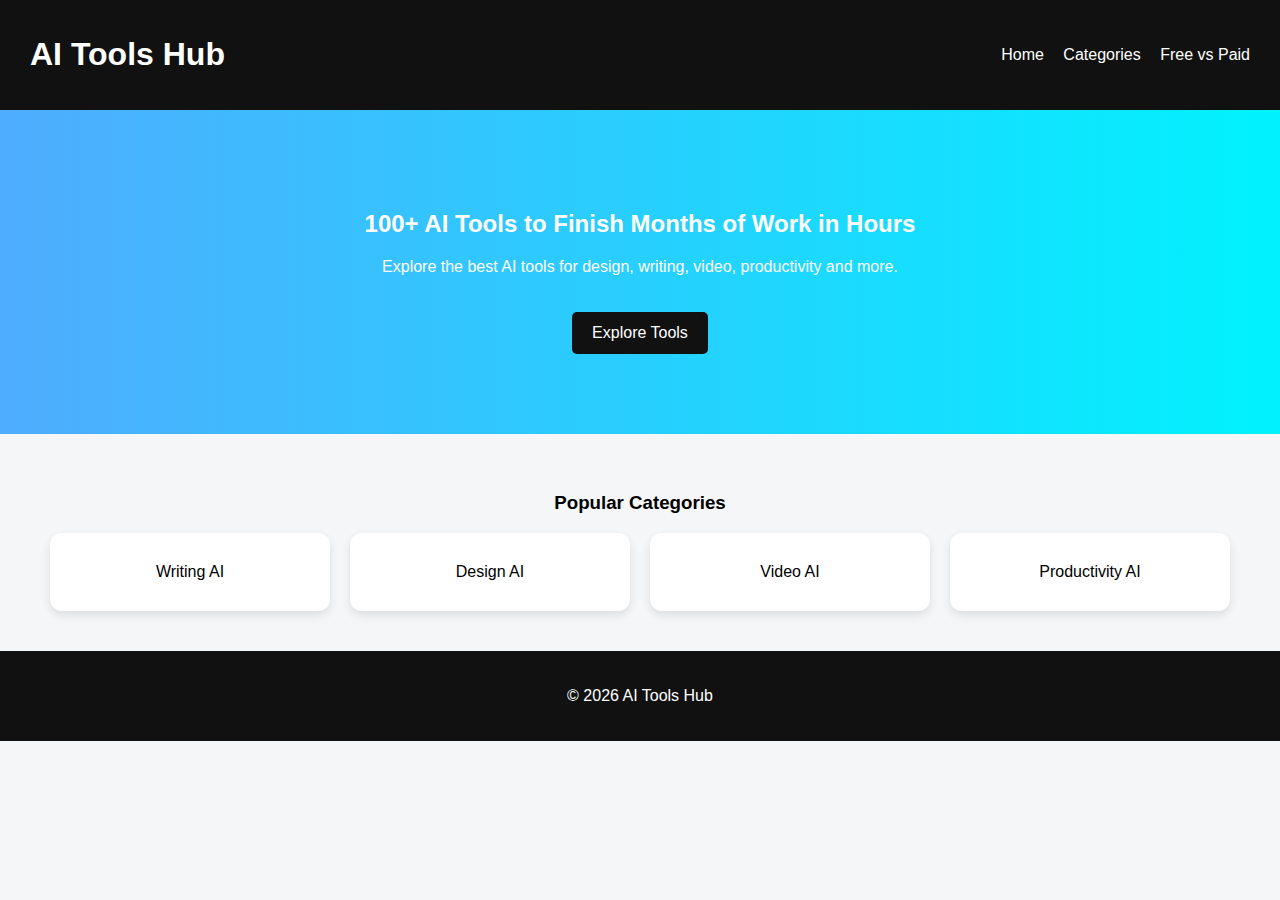
<file: index.html>
<!DOCTYPE html>
<html lang="en">
<head>
    <meta charset="UTF-8">
    <title>AI Tools Hub</title>
    <link rel="stylesheet" href="css/style.css">
</head>
<body>

    <header class="navbar">
        <h1>AI Tools Hub</h1>
        <nav>
            <a href="index.html">Home</a>
            <a href="categories.html">Categories</a>
            <a href="free-vs-paid.html">Free vs Paid</a>
        </nav>
    </header>

    <section class="hero">
        <h2>100+ AI Tools to Finish Months of Work in Hours</h2>
        <p>Explore the best AI tools for design, writing, video, productivity and more.</p>
        <a class="btn" href="categories.html">Explore Tools</a>
    </section>

    <section class="categories">
        <h3>Popular Categories</h3>
        <div class="card-container">
            <div class="card">Writing AI</div>
            <div class="card">Design AI</div>
            <div class="card">Video AI</div>
            <div class="card">Productivity AI</div>
        </div>
    </section>

    <footer>
        <p>© 2026 AI Tools Hub</p>
    </footer>

</body>
</html>
</file>
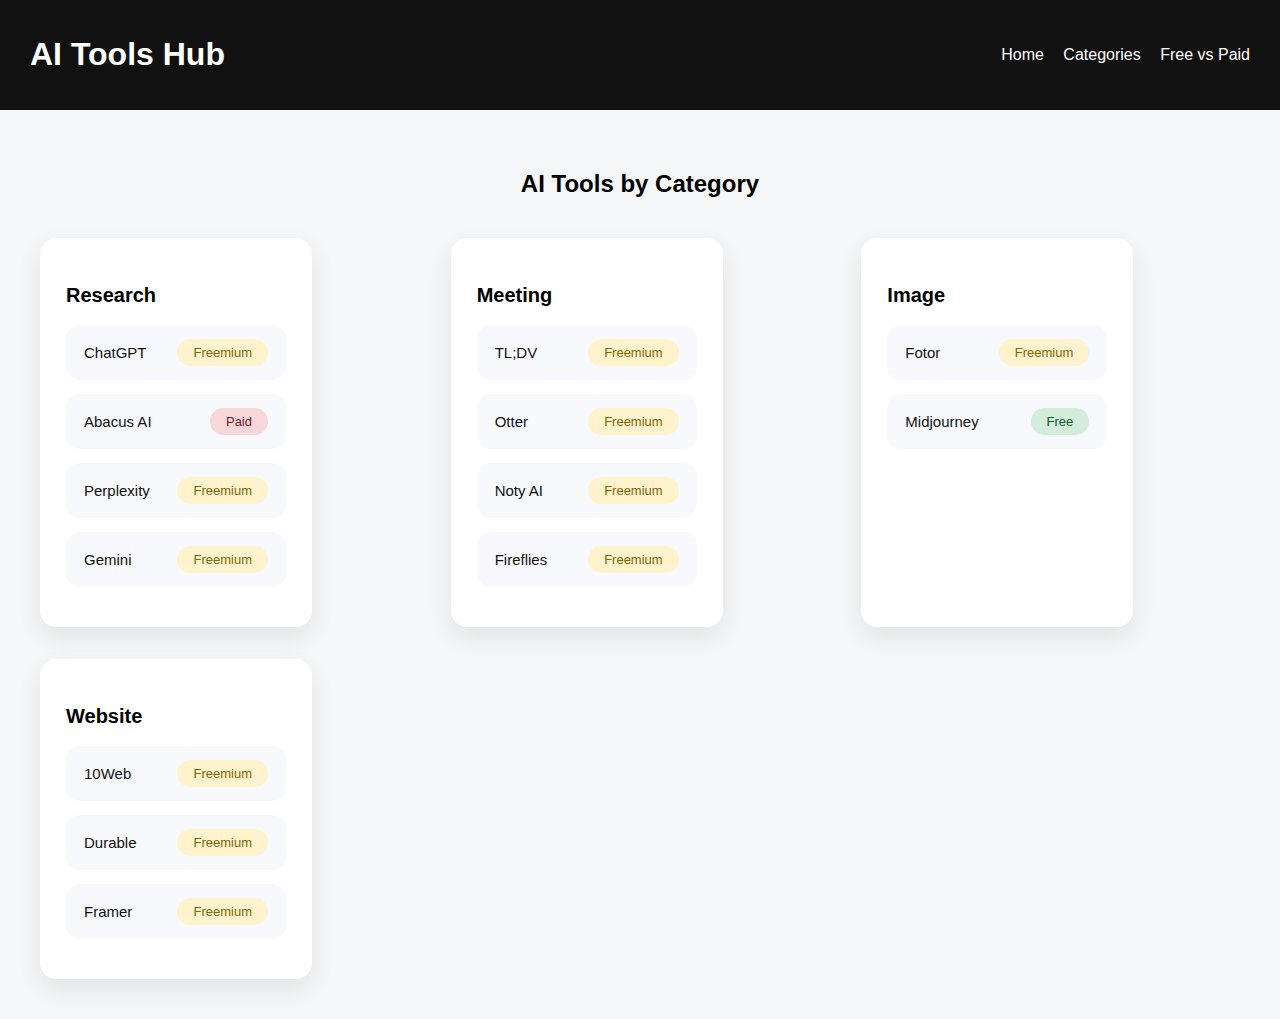
<file: categories.html>
<!DOCTYPE html>
<html>
<head>
    <title>Categories - AI Tools Hub</title>
    <link rel="stylesheet" href="css/style.css">
</head>
<body>

<header class="navbar">
    <h1>AI Tools Hub</h1>
    <nav>
        <a href="index.html">Home</a>
        <a href="categories.html">Categories</a>
        <a href="free-vs-paid.html">Free vs Paid</a>
    </nav>
</header>

<section class="categories">
    <h2>AI Tools by Category</h2>
    <div id="categoriesContainer"></div>
</section>

<!-- Load tools data -->
<script src="js/tools.js"></script>
<script>
  const container = document.getElementById("categoriesContainer");

  Object.keys(toolsData).forEach(category => {
    const section = document.createElement("div");
    section.className = "card";

    let toolsHTML = "";

    toolsData[category].forEach(tool => {
      toolsHTML += `
        <div class="tool-item">
          <a href="tool.html?tool=${tool.key}">
            <div class="tool-name">${tool.name}</div>
            <span class="badge ${tool.pricing.toLowerCase()}">
              ${tool.pricing}
              </span>
              </a>
              </div>

      `;
    });

    section.innerHTML = `
      <h3>${category}</h3>
      ${toolsHTML}
    `;

    container.appendChild(section);
  });
</script>


</body>
</html>
</file>
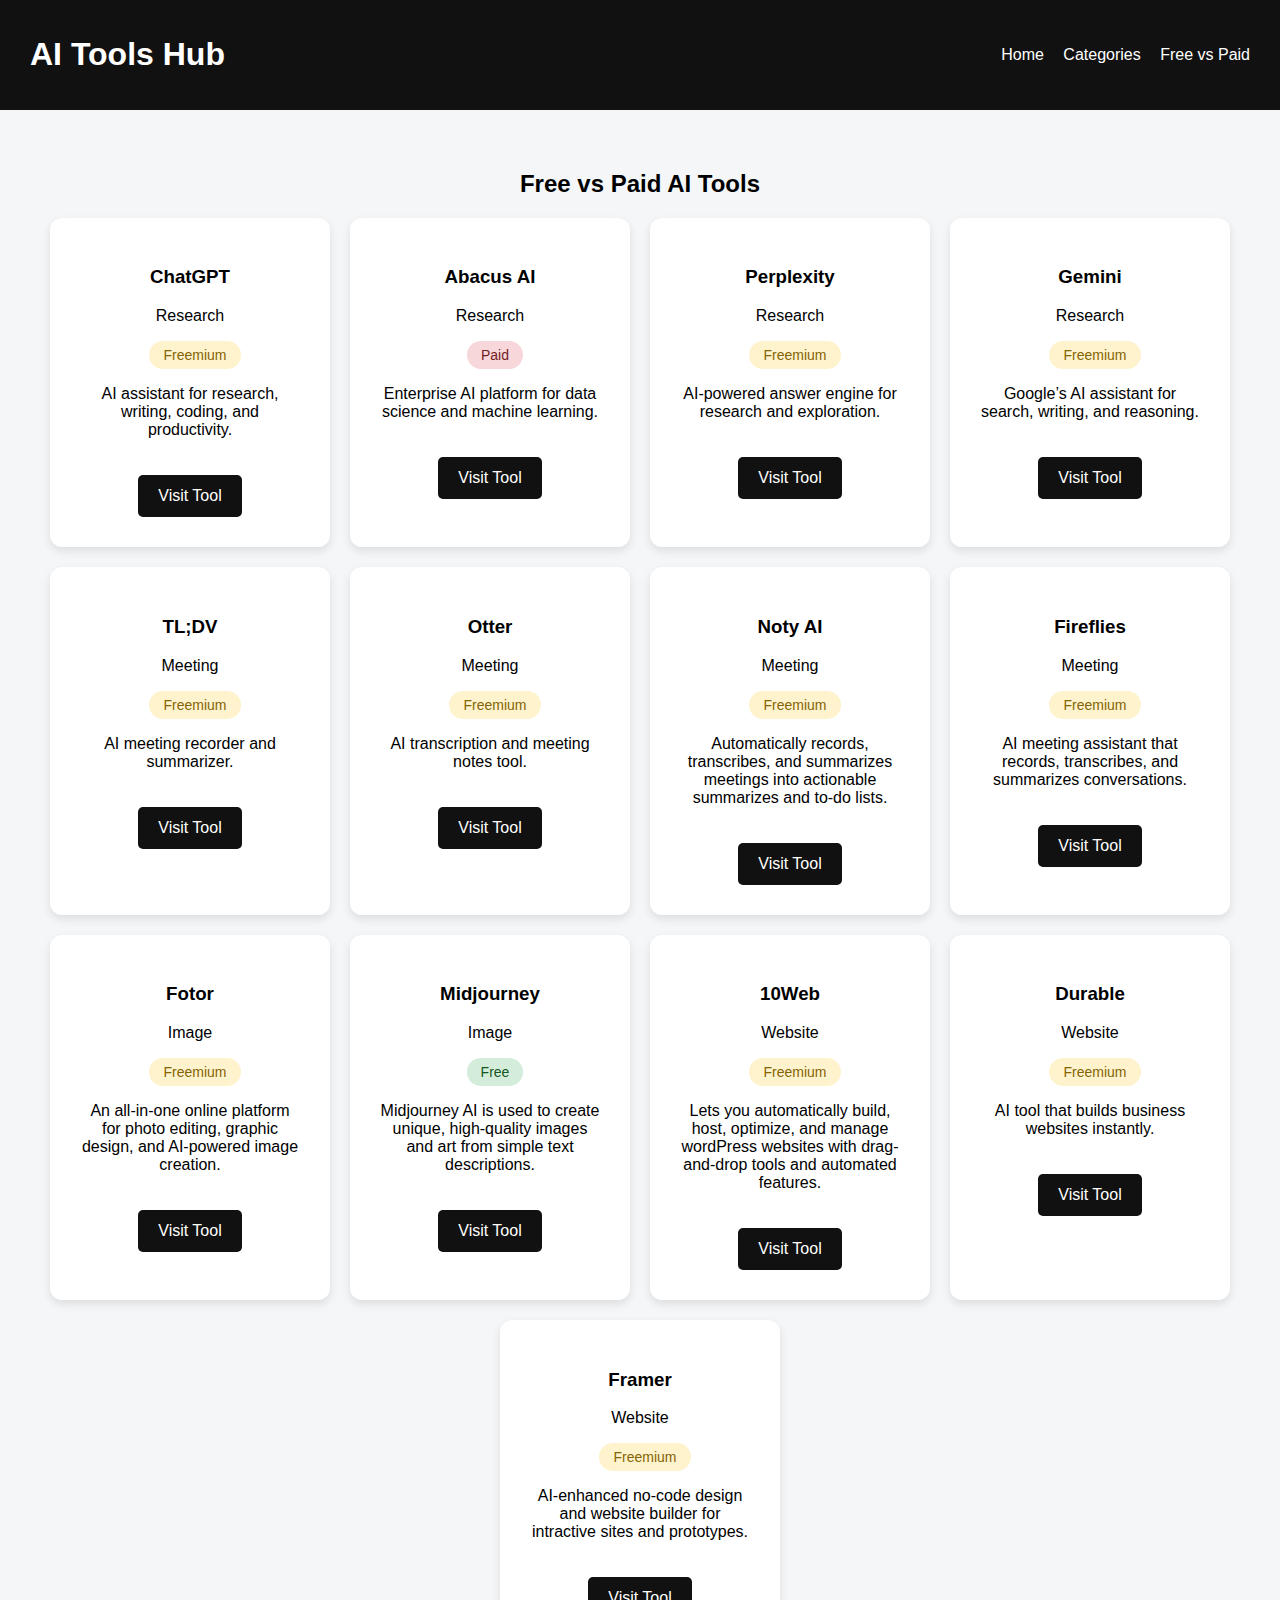
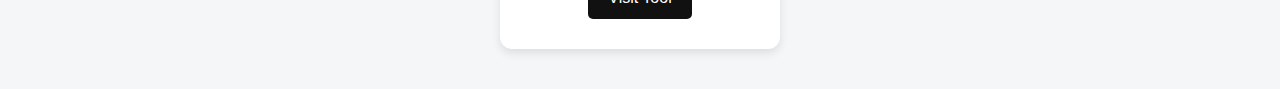
<file: free-vs-paid.html>
<!DOCTYPE html>
<html>
<head>
    <title>Free vs Paid AI Tools</title>
    <link rel="stylesheet" href="css/style.css">
</head>
<body>

<header class="navbar">
    <h1>AI Tools Hub</h1>
    <nav>
    <a href="index.html">Home</a>
    <a href="categories.html">Categories</a>
    <a href="free-vs-paid.html">Free vs Paid</a>
</nav>

</header>

<section class="categories">
    <h2>Free vs Paid AI Tools</h2>

    <div class="card-container" id="toolsContainer"></div>
<script src="js/tools.js"></script>
<script>
  const container = document.getElementById("toolsContainer");

  Object.keys(toolsData).forEach(category => {
    toolsData[category].forEach(tool => {
      const card = document.createElement("div");
      card.className = "card";

      card.innerHTML = `
        <h3>${tool.name}</h3>
        <p>${  category}</p>
        <span class="badge ${tool.pricing.toLowerCase()}">${tool.pricing}</span>
        <p>${tool.description}</p>
        <a class="btn" href="${tool.link}" target="_blank">Visit Tool</a>
      `;

      container.appendChild(card);
    });
  });
</script>



</body>
</html>
</file>
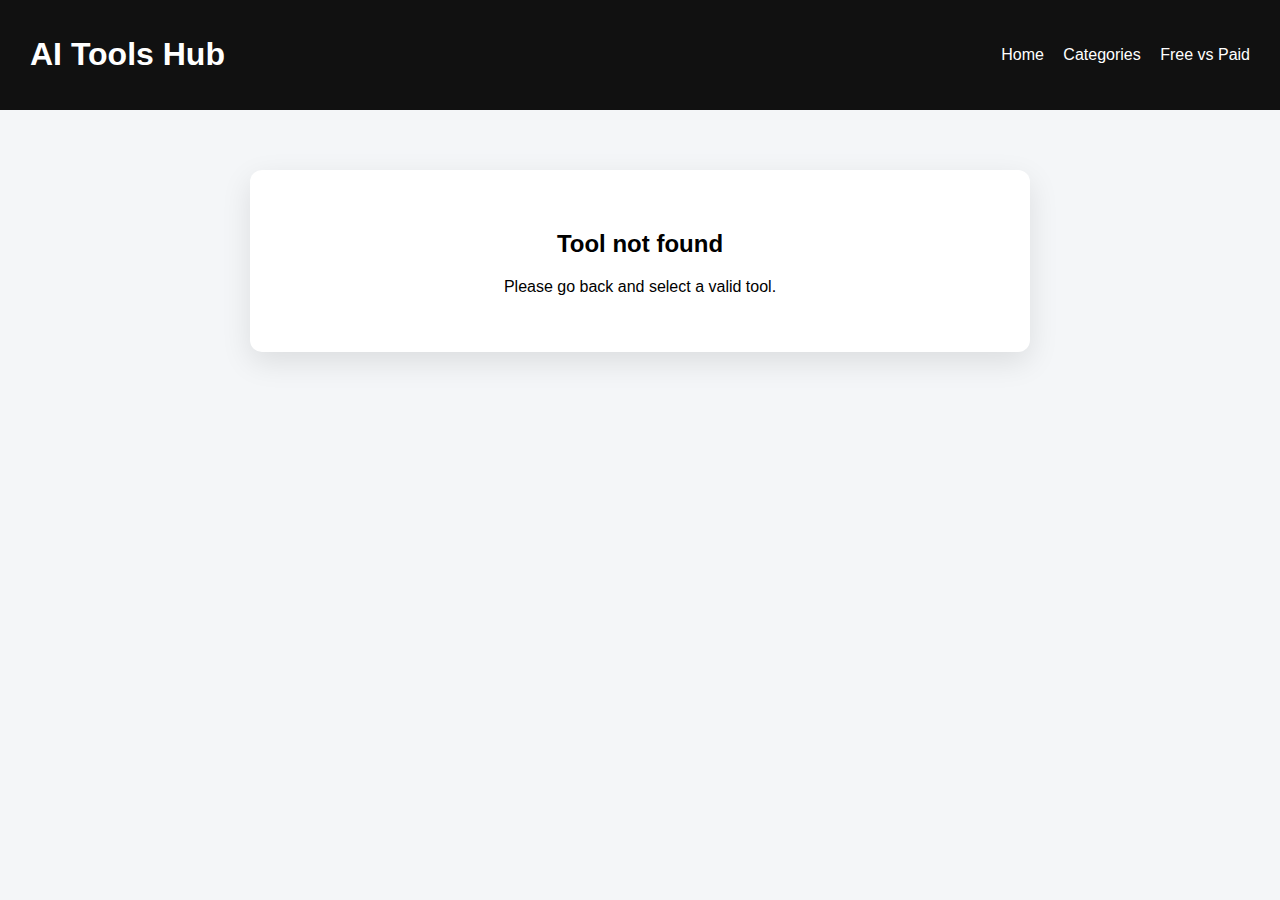
<file: tool.html>
<!DOCTYPE html>
<html>
<head>
    <title>Tool Details</title>
    <link rel="stylesheet" href="css/style.css">
</head>
<body>

<header class="navbar">
    <h1>AI Tools Hub</h1>
    <nav>
    <a href="index.html">Home</a>
    <a href="categories.html">Categories</a>
    <a href="free-vs-paid.html">Free vs Paid</a>
</nav>

</header>

<section class="tool-card">
    <h2 id="toolName"></h2>

    <span id="pricingBadge" class="badge"></span>

    <p><strong>Category:</strong> <span id="category"></span></p>

    <p id="description" style="margin-top:15px;"></p>

    <a id="visitLink" class="btn" target="_blank">Visit Tool</a>
</section>

<!-- IMPORTANT: scripts must be at the END -->
<script src="js/tools.js"></script>
<script>
  const params = new URLSearchParams(window.location.search);
  const toolKey = params.get("tool");

  let toolFound = null;
  let toolCategory = "";

  for (const category in toolsData) {
    for (const tool of toolsData[category]) {
      if (tool.key === toolKey) {
        toolFound = tool;
        toolCategory = category;
        break;
      }
    }
  }

  if (toolFound) {
    document.getElementById("toolName").innerText = toolFound.name;
    document.getElementById("category").innerText = toolCategory;
    document.getElementById("description").innerText = toolFound.description;

    const badge = document.getElementById("pricingBadge");
    badge.innerText = toolFound.pricing;
    badge.className = "badge " + toolFound.pricing.toLowerCase();

    const visitBtn = document.getElementById("visitLink");
    visitBtn.href = toolFound.link;
  } else {
    document.querySelector(".tool-card").innerHTML =
      "<h2>Tool not found</h2><p>Please go back and select a valid tool.</p>";
  }
</script>

</body>
</html>
</file>
<file: css/style.css>
body {
    margin: 0;
    font-family: Arial, sans-serif;
    background: #f4f6f8;
}

.navbar {
    background: #111;
    color: white;
    padding: 15px 30px;
    display: flex;
    justify-content: space-between;
    align-items: center;
}

.navbar a {
    color: white;
    margin-left: 15px;
    text-decoration: none;
}

.hero {
    text-align: center;
    padding: 80px 20px;
    background: linear-gradient(to right, #4facfe, #00f2fe);
    color: white;
}

.btn {
    display: inline-block;
    padding: 12px 20px;
    background: #111;
    color: white;
    text-decoration: none;
    margin-top: 20px;
    border-radius: 5px;
}

.categories {
    padding: 40px;
    text-align: center;
}

.card-container {
    display: flex;
    justify-content: center;
    gap: 20px;
    flex-wrap: wrap;
}

.card {
    background: white;
    padding: 30px;
    width: 220px;
    border-radius: 12px;
    box-shadow: 0 4px 10px rgba(0,0,0,0.1);
}

footer {
    text-align: center;
    padding: 20px;
    background: #111;
    color: white;
}

/* Tool details */
.tool-card {
    background: white;
    max-width: 700px;
    margin: 60px auto;
    padding: 40px;
    border-radius: 12px;
    box-shadow: 0 10px 30px rgba(0,0,0,0.1);
    text-align: center;
}

.badge {
    display: inline-block;
    padding: 6px 14px;
    border-radius: 20px;
    font-size: 14px;
    margin-left: 10px;
}

.free { background: #d4edda; color: #155724; }
.paid { background: #f8d7da; color: #721c24; }
.freemium { background: #fff3cd; color: #856404; }
/* Categories layout */
#categoriesContainer {
    display: grid;
    grid-template-columns: repeat(auto-fit, minmax(260px, 1fr));
    gap: 30px;
    margin-top: 40px;
}

/* Each category card */
#categoriesContainer .card {
    text-align: left;
    padding: 25px;
}

/* ===============================
   Categories Grid Layout
================================ */

#categoriesContainer {
    display: grid;
    grid-template-columns: repeat(auto-fit, minmax(280px, 1fr));
    gap: 32px;
    margin-top: 40px;
}

/* Category card */
#categoriesContainer .card {
    background: #ffffff;
    padding: 26px;
    border-radius: 16px;
    box-shadow: 0 10px 25px rgba(0,0,0,0.08);
    text-align: left;
}

/* Category title */
#categoriesContainer .card h3 {
    margin-bottom: 18px;
    font-size: 20px;
}

/* Tool row */
.tool-item {
    margin-bottom: 14px;
}

/* Tool clickable area */
.tool-item a {
    display: flex;
    align-items: center;
    justify-content: space-between;

    background: #f7f9fc;
    padding: 14px 18px;
    border-radius: 14px;
    text-decoration: none;

    transition: all 0.25s ease;
}

/* Hover effect */
.tool-item a:hover {
    background: #eef3ff;
    transform: translateY(-2px);
}

/* Tool name */
.tool-name {
    font-size: 15px;
    font-weight: 500;
    color: #111;
}

/* Pricing badge */
.tool-item .badge {
    font-size: 13px;
    padding: 6px 16px;
    border-radius: 999px;
    white-space: nowrap;
}

#categoriesContainer .badge {
    font-size: 13px;
    padding: 6px 16px;
    border-radius: 999px;
    font-weight: 500;
}




/* Tool name */
#categoriesContainer .card a {
    text-decoration: none;
    color: #111;
    font-weight: 500;
}

/* Badge spacing */
#categoriesContainer .badge {
    margin-left: 10px;
}
#categoriesContainer .card h3 {
    margin-bottom: 18px;
    font-size: 20px;
}
#categoriesContainer {
    grid-template-columns: repeat(auto-fit, minmax(300px, 1fr));
}
</file>
